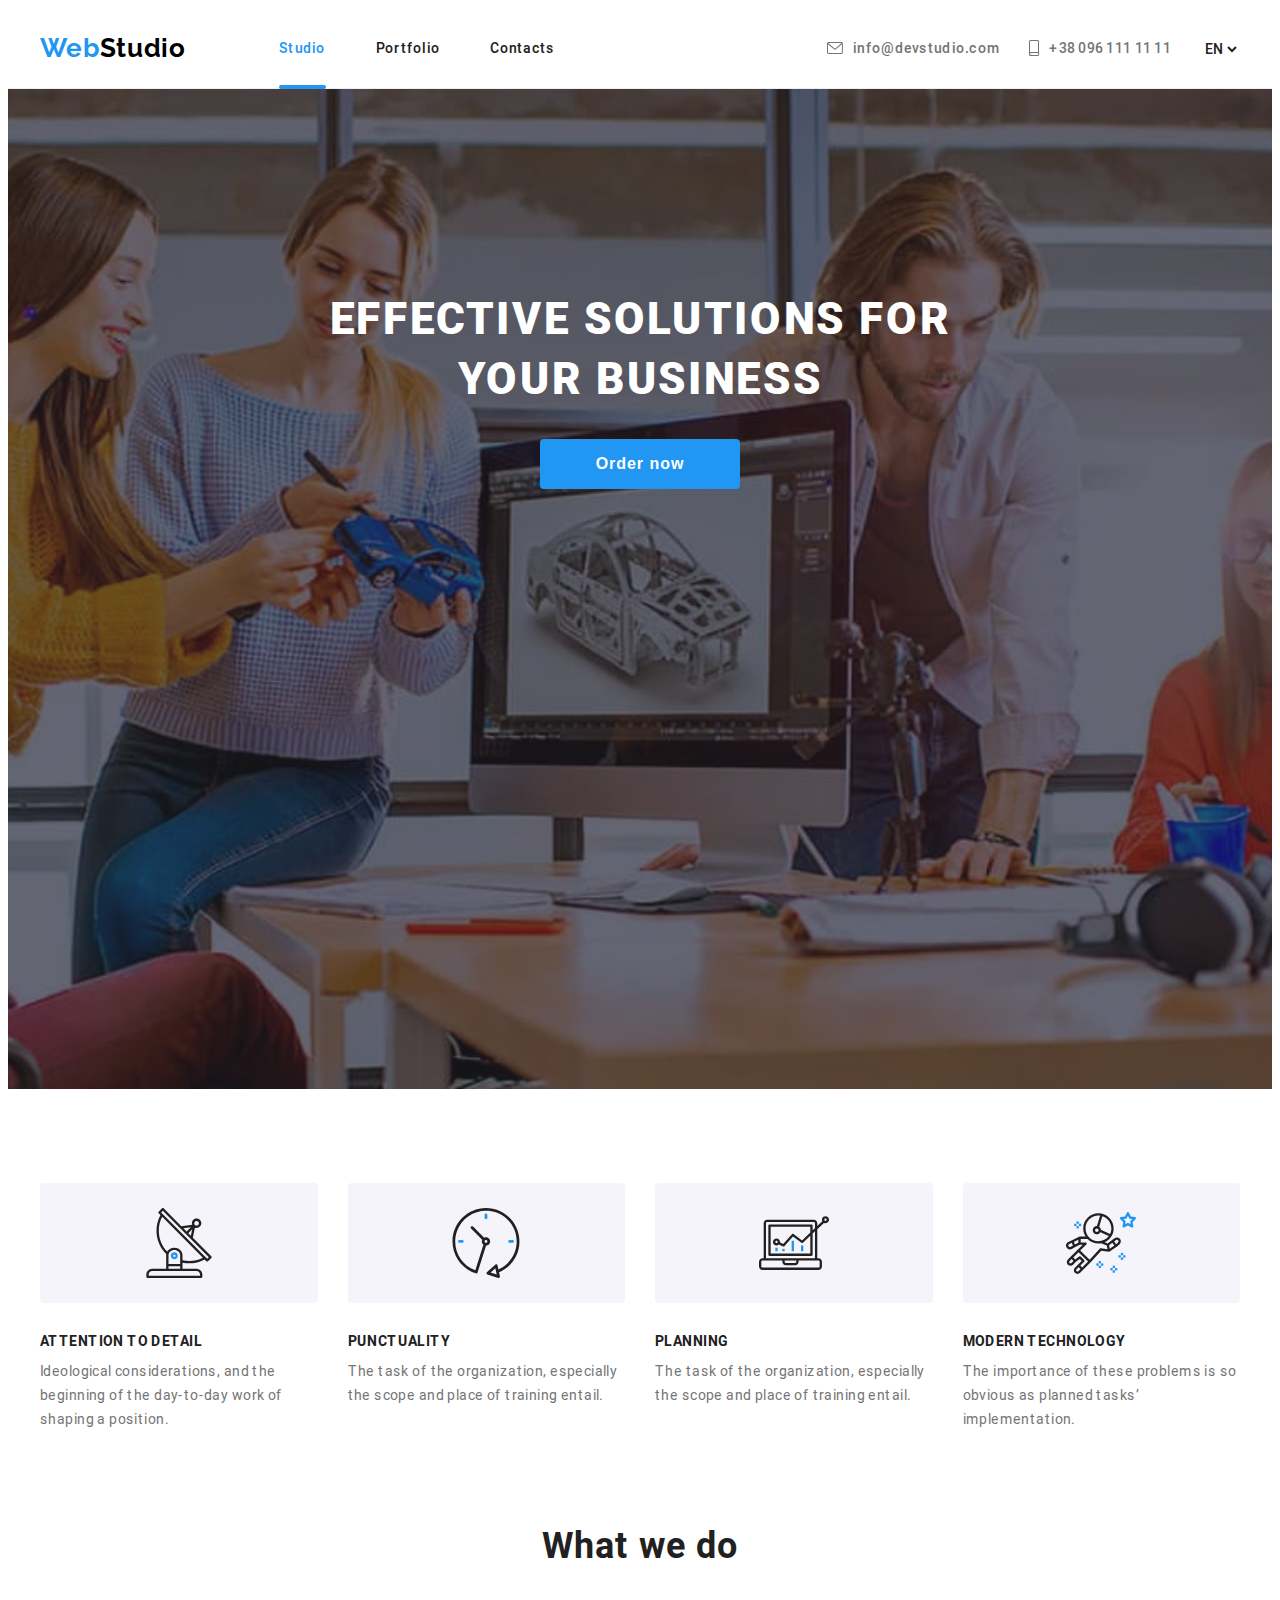
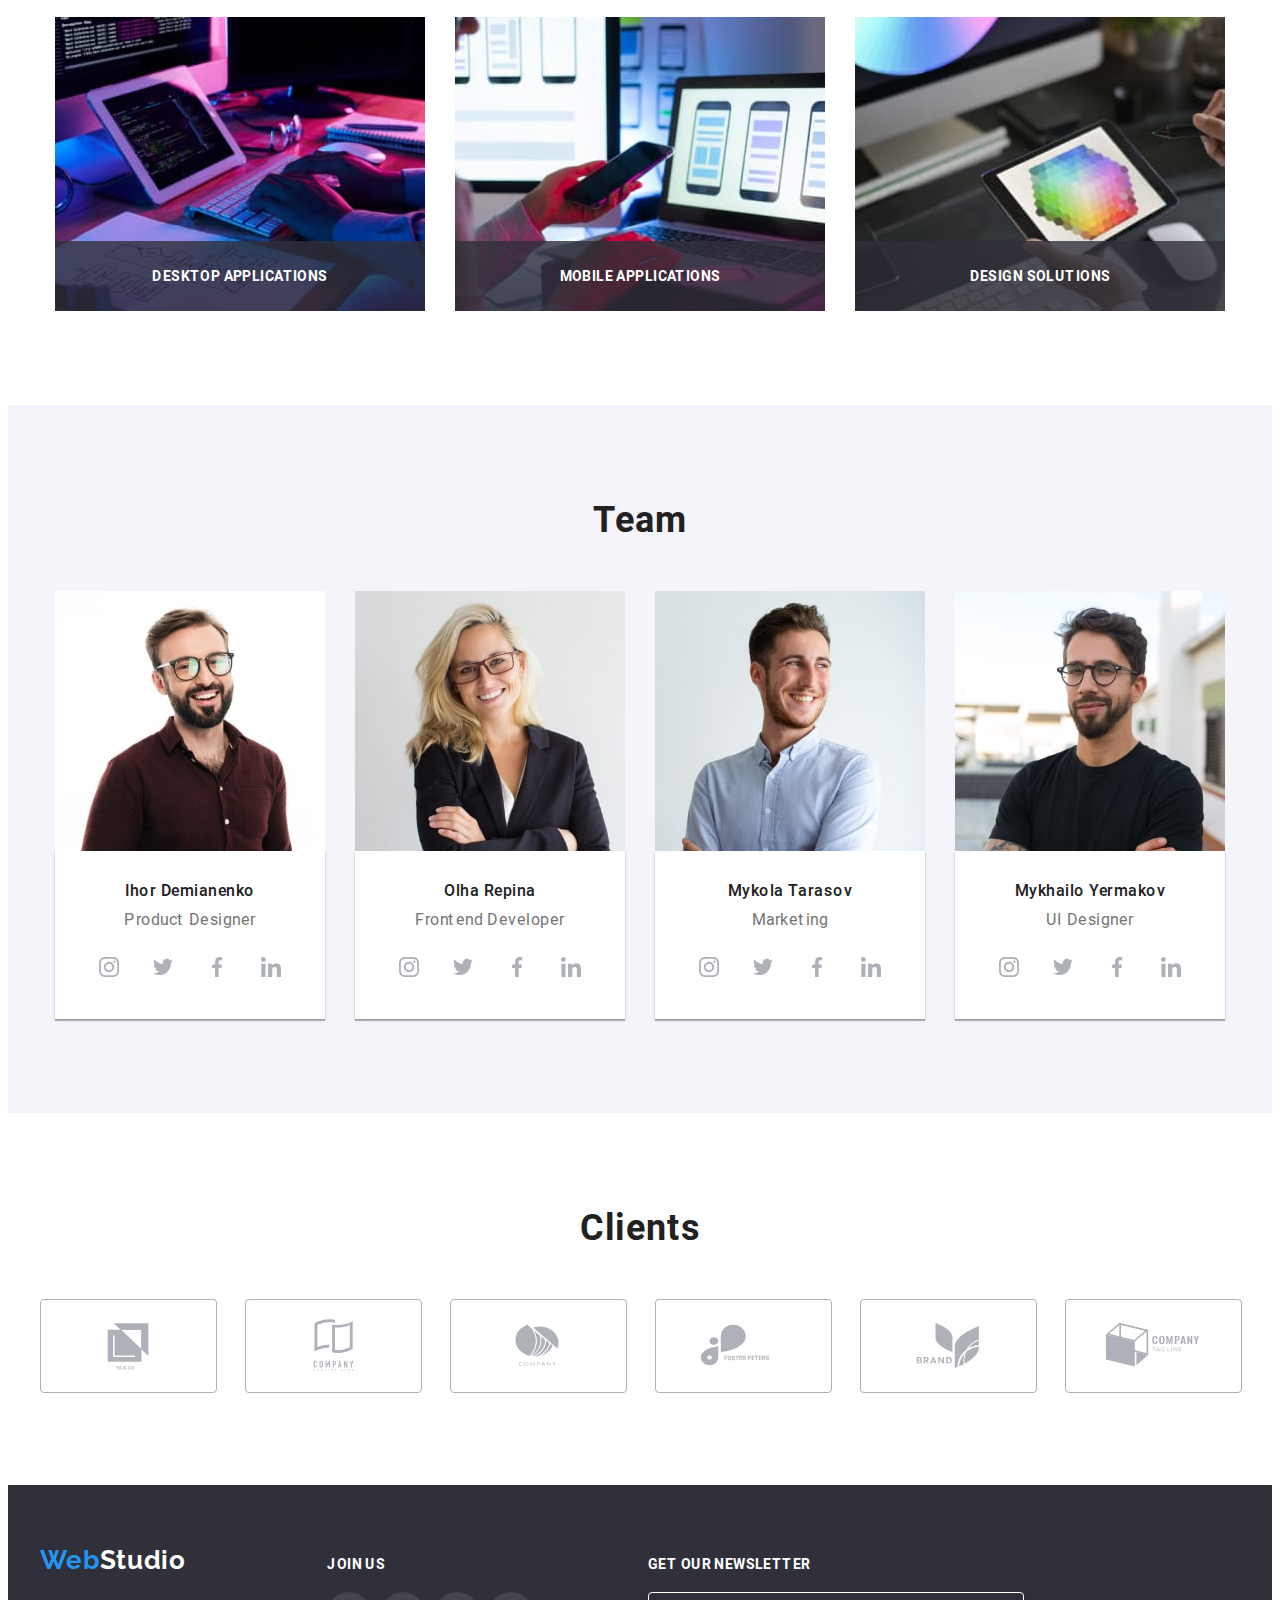
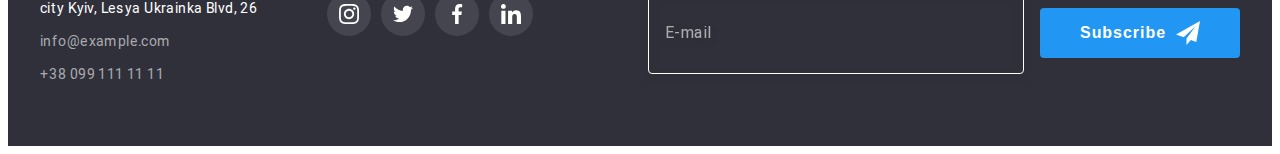
<file: index.html>
<!DOCTYPE html>
<html lang="en">
  <head>
    <meta charset="UTF-8" />
    <meta http-equiv="X-UA-Compatible" content="IE=edge" />
    <meta name="viewport" content="width=device-width, initial-scale=1.0" />
    <title>WebStudio</title>
    <link rel="stylesheet" href="./css/fonts.css" />
    <link rel="preconnect" href="https://fonts.gstatic.com" crossorigin />
    <link
      href="https://fonts.googleapis.com/css2?family=Oleo+Script&family=Raleway:wght@700&family=Roboto:wght@400;500;700;900&display=swap"
      rel="stylesheet"
    />
    <link
      rel="stylesheet"
      href="https://cdnjs.cloudflare.com/ajax/libs/modern-normalize/1.1.0/modern-normalize.min.css"
      integrity="sha512-wpPYUAdjBVSE4KJnH1VR1HeZfpl1ub8YT/NKx4PuQ5NmX2tKuGu6U/JRp5y+Y8XG2tV+wKQpNHVUX03MfMFn9Q=="
      crossorigin="anonymous"
      referrerpolicy="no-referrer"
    />
    <link rel="stylesheet" href="./css/main.min.css" />
  </head>

  <body>
    <!--Шапка сайта-->
    <header class="header">
      <div class="header__container container">
        <nav class="nav">
          <a href="./index.html" class="logo nav__logo link">
            Web<span class="nav__logo nav__logo--dark">Studio</span></a
          >
          <ul class="menu list">
            <li class="menu__item">
              <a href="#studio" class="menu__link menu__link--current link lng-studio">Studio</a>
            </li>
            <li class="menu__item">
              <a href="./portfolio.html" class="menu__link link lng-portfolio">Portfolio</a>
            </li>
            <li class="menu__item">
              <a href="#contacts" class="menu__link link lng-contacts">Contacts</a>
            </li>
          </ul>
        </nav>
        <div class="connect">
          <ul class="connect__list list">
            <li class="connect__item">
              <a href="mailto:info@devstudio.com" class="connect__link connect__link--email link">
                <svg class="connect__icons" width="16" height="12">
                  <use href="./images/icons.svg#icon-envelope"></use>
                </svg>
                info@devstudio.com
              </a>
            </li>
            <li class="connect__item">
              <a href="tel:+380961111111" class="connect__link connect__link--tel link">
                <svg class="connect__icons" width="10" height="16">
                  <use href="./images/icons.svg#icon-smartphone"></use>
                </svg>
                +38 096 111 11 11
              </a>
            </li>
          </ul>
        </div>
        <div class="change">
          <select class="change__lang">
            <option value="en">EN</option>
            <option value="ua">UA</option>
          </select>
        </div>
        <button type="button" class="button-menu button-menu__icon--open">
          <svg width="40" height="40" aria-label="Переключатель мобильного меню">
            <use class="button-menu__icon" href="./images/icons.svg#icon-menu"></use>
          </svg>
        </button>

        <div class="mob-menu is-hidden">
          <div class="mob-menu__container">
            <div class="mob-menu__up">
              <button type="button" class="button-menu__icon button-menu__icon--close">
                <svg width="40" height="40" aria-label="Переключатель мобильного меню">
                  <use class="button-menu__icon" href="./images/icons.svg#icon-close"></use>
                </svg>
              </button>
              <nav class="mob-menu__nav">
                <ul class="mob-menu__list list">
                  <li class="mob-menu__item">
                    <a href="#studio" class="mob-menu__link--current mob-menu__link link lng-studio"
                      >Studio</a
                    >
                  </li>
                  <li class="mob-menu__item">
                    <a href="./portfolio.html" class="mob-menu__link link lng-portfolio"
                      >Portfolio</a
                    >
                  </li>
                  <li class="mob-menu__item">
                    <a href="#contacts" class="mob-menu__link link lng-contacts">Contacts</a>
                  </li>
                </ul>
              </nav>
            </div>
            <div class="mob-menu__down">
              <ul class="mob-menu__connect list">
                <li class="mob-menu__connect-item">
                  <a href="tel:+380961111111" class="mob-menu__tel link"> +38 096 111 11 11 </a>
                </li>
                <li class="mob-menu__connect-item">
                  <a href="mailto:info@devstudio.com" class="mob-menu__email link">
                    info@devstudio.com
                  </a>
                </li>
              </ul>
              <ul class="mob-menu__soc list">
                <li class="mob-menu__soc-item">
                  <a href="https://www.instagram.com/" class="mob-menu__soc-link link">
                    Instagram
                  </a>
                </li>
                <li class="mob-menu__soc-item">
                  <a href="https://www.twitter.com/" class="mob-menu__soc-link link"> Twitter </a>
                </li>
                <li class="mob-menu__soc-item">
                  <a href="https://www.facebook.com/" class="mob-menu__soc-link link"> Facebook </a>
                </li>
                <li class="mob-menu__soc-item">
                  <a href="https://www.linkedin.com/" class="mob-menu__soc-link link"> LinkedIn </a>
                </li>
              </ul>
            </div>
          </div>
        </div>
      </div>
    </header>
    <!--Главная страница-->
    <main>
      <!--Предложение-->
      <section class="hero">
        <div class="hero__container container">
          <h1 class="hero__title lng-title">Effective solutions for your business</h1>
          <button type="button" class="button lng-btn" data-modal-open>Order now</button>
        </div>
      </section>

      <!--Наши преимущества-->
      <section id="studio" class="benefits section">
        <div class="benefits_container container">
          <h2 hidden class="visually-hidden">Benefits</h2>

          <ul class="benefits__list list">
            <li class="benefits__item">
              <div class="benefits__icons">
                <svg class="benefits__icon" width="70" height="70">
                  <use href="./images/icons.svg#icon-benefits-antenna"></use>
                </svg>
              </div>
              <h3 class="benefits__title lng-benefits__title_1">Attention to detail</h3>
              <p class="benefits__text lng-benefits__text_1">
                Ideological considerations, and the beginning of the day-to-day work of shaping a
                position.
              </p>
            </li>

            <li class="benefits__item">
              <div class="benefits__icons">
                <svg class="benefits__icon" width="70" height="70">
                  <use href="./images/icons.svg#icon-benefits-clock"></use>
                </svg>
              </div>
              <h3 class="benefits__title lng-benefits__title_2">Punctuality</h3>
              <p class="benefits__text lng-benefits__text_2">
                The task of the organization, especially the scope and place of training entail.
              </p>
            </li>

            <li class="benefits__item">
              <div class="benefits__icons">
                <svg class="benefits__icon" width="70" height="70">
                  <use href="./images/icons.svg#icon-benefits-diagram"></use>
                </svg>
              </div>
              <h3 class="benefits__title lng-benefits__title_3">Planning</h3>
              <p class="benefits__text lng-benefits__text_3">
                Likewise, the consultation with a wide range of assets is very much conditional.
              </p>
            </li>

            <li class="benefits__item">
              <div class="benefits__icons">
                <svg class="benefits__icon" width="70" height="70">
                  <use href="./images/icons.svg#icon-benefits-astronaut"></use>
                </svg>
              </div>
              <h3 class="benefits__title lng-benefits__title_4">Modern technology</h3>
              <p class="benefits__text lng-benefits__text_4">
                The importance of these problems is so obvious as planned tasks’ implementation.
              </p>
            </li>
          </ul>
        </div>
      </section>

      <!--Чем мы занимаемся-->
      <section id="portfolio" class="services section">
        <div class="services__container container">
          <h2 class="services__title title lng-servies__title">What we do</h2>
          <ul class="services__list list">
            <li class="services__item">
              <div class="services__thumb">
                <img
                  src="./images/services/services-1-desktop.jpg"
                  alt="Вёрстка веб-страниц"
                  srcset="
                    ./images/services/services-1-desktop.jpg    1x,
                    ./images/services/services-1-desktop@2x.jpg 2x
                  "
                  width="370"
                />
                <p class="services__lable lng-servies__lable_1">Desktop applications</p>
              </div>
            </li>

            <li class="services__item">
              <div class="services__thumb">
                <img
                  src="./images/services/services-2-desktop.jpg"
                  alt="Создание адаптивов"
                  srcset="
                    ./images/services/services-2-desktop.jpg    1x,
                    ./images/services/services-2-desktop@2x.jpg 2x
                  "
                  width="370"
                />
                <p class="services__lable lng-servies__lable_2">Mobile applications</p>
              </div>
            </li>

            <li class="services__item">
              <div class="services__thumb">
                <img
                  src="./images/services/services-3-desktop.jpg"
                  alt="Дизайн приложений"
                  srcset="
                    ./images/services/services-3-desktop.jpg    1x,
                    ./images/services/services-3-desktop@2x.jpg 2x
                  "
                  width="370"
                />
                <p class="services__lable lng-servies__lable_3">Design solutions</p>
              </div>
            </li>
          </ul>
        </div>
      </section>

      <!--Наша команда-->
      <section class="team section">
        <div class="team__container container">
          <h2 class="title team__title lng-team__title">Team</h2>
          <ul class="team__list list">
            <li class="team__items">
              <picture>
                <source
                  media="(min-width:1200px)"
                  srcset="
                    ./images/team/team-1-desktop.jpg    1x,
                    ./images/team/team-1-desktop@2x.jpg 2x
                  "
                  type="image/jpeg"
                />
                <source
                  media="(min-width:768px)"
                  srcset="./images/team/team-1-tablet.jpg 1x, ./images/team/team-1-tablet@2x.jpg 2x"
                  type="image/jpeg"
                />
                <source
                  media="(max-width:767px)"
                  srcset="./images/team/team-1-mobile.jpg 1x, ./images/team/team-1-mobile@2x.jpg 2x"
                  type="image/jpeg"
                />
                <img src="./images/team/team-1-mobile.jpg" alt="Product Designer" width="450" />
              </picture>

              <div class="team__content">
                <h3 class="team__member lng-team__member_1">Ihor Demianenko</h3>
                <p lang="en" class="team__item">Product Designer</p>
                <ul class="soc-media list">
                  <li class="soc-media__item">
                    <a href="" class="soc-media__link link">
                      <svg class="soc-media__icon" width="20" height="20">
                        <use href="./images/icons.svg#icon-instagram"></use>
                      </svg>
                    </a>
                  </li>
                  <li class="soc-media__item">
                    <a href="" class="soc-media__link link">
                      <svg class="soc-media__icon" width="20" height="20">
                        <use href="./images/icons.svg#icon-twitter"></use>
                      </svg>
                    </a>
                  </li>
                  <li class="soc-media__item">
                    <a href="" class="soc-media__link link">
                      <svg class="soc-media__icon" width="20" height="20">
                        <use href="./images/icons.svg#icon-facebook"></use>
                      </svg>
                    </a>
                  </li>
                  <li class="soc-media__item">
                    <a href="" class="soc-media__link link">
                      <svg class="soc-media__icon" width="20" height="20">
                        <use href="./images/icons.svg#icon-linkedin"></use>
                      </svg>
                    </a>
                  </li>
                </ul>
              </div>
            </li>

            <li class="team__items">
              <picture>
                <source
                  media="(min-width:1200px)"
                  srcset="
                    ./images/team/team-2-desktop.jpg    1x,
                    ./images/team/team-2-desktop@2x.jpg 2x
                  "
                  type="image/jpeg"
                />
                <source
                  media="(min-width:768px)"
                  srcset="./images/team/team-2-tablet.jpg 1x, ./images/team/team-2-tablet@2x.jpg 2x"
                  type="image/jpeg"
                />
                <source
                  media="(max-width:767px)"
                  srcset="./images/team/team-2-mobile.jpg 1x, ./images/team/team-2-mobile@2x.jpg 2x"
                  type="image/jpeg"
                />
                <img src="./images/team/team-2-mobile.jpg" alt="Frontend Developer" width="450" />
              </picture>

              <div class="team__content">
                <h3 class="team__member lng-team__member_2">Olha Repina</h3>
                <p lang="en" class="team__item">Frontend Developer</p>
                <ul class="soc-media list">
                  <li class="soc-media__item">
                    <a href="" class="soc-media__link link">
                      <svg class="soc-media__icon" width="20" height="20">
                        <use href="./images/icons.svg#icon-instagram"></use>
                      </svg>
                    </a>
                  </li>
                  <li class="soc-media__item">
                    <a href="" class="soc-media__link link">
                      <svg class="soc-media__icon" width="20" height="20">
                        <use href="./images/icons.svg#icon-twitter"></use>
                      </svg>
                    </a>
                  </li>
                  <li class="soc-media__item">
                    <a href="" class="soc-media__link link">
                      <svg class="soc-media__icon" width="20" height="20">
                        <use href="./images/icons.svg#icon-facebook"></use>
                      </svg>
                    </a>
                  </li>
                  <li class="soc-media__item">
                    <a href="" class="soc-media__link link">
                      <svg class="soc-media__icon" width="20" height="20">
                        <use href="./images/icons.svg#icon-linkedin"></use>
                      </svg>
                    </a>
                  </li>
                </ul>
              </div>
            </li>

            <li class="team__items">
              <picture>
                <source
                  media="(min-width:1200px)"
                  srcset="
                    ./images/team/team-3-desktop.jpg    1x,
                    ./images/team/team-3-desktop@2x.jpg 2x
                  "
                  type="image/jpeg"
                />
                <source
                  media="(min-width:768px)"
                  srcset="./images/team/team-3-tablet.jpg 1x, ./images/team/team-3-tablet@2x.jpg 2x"
                  type="image/jpeg"
                />
                <source
                  media="(max-width:767px)"
                  srcset="./images/team/team-3-mobile.jpg 1x, ./images/team/team-3-mobile@2x.jpg 2x"
                  type="image/jpeg"
                />
                <img src="./images/team/team-3-mobile.jpg" alt="Marketing" width="450" />
              </picture>

              <div class="team__content">
                <h3 class="team__member lng-team__member_3">Mykola Tarasov</h3>
                <p lang="en" class="team__item">Marketing</p>
                <ul class="soc-media list">
                  <li class="soc-media__item">
                    <a href="" class="soc-media__link link">
                      <svg class="soc-media__icon" width="20" height="20">
                        <use href="./images/icons.svg#icon-instagram"></use>
                      </svg>
                    </a>
                  </li>
                  <li class="soc-media__item">
                    <a href="" class="soc-media__link link">
                      <svg class="soc-media__icon" width="20" height="20">
                        <use href="./images/icons.svg#icon-twitter"></use>
                      </svg>
                    </a>
                  </li>
                  <li class="soc-media__item">
                    <a href="" class="soc-media__link link">
                      <svg class="soc-media__icon" width="20" height="20">
                        <use href="./images/icons.svg#icon-facebook"></use>
                      </svg>
                    </a>
                  </li>
                  <li class="soc-media__item">
                    <a href="" class="soc-media__link link">
                      <svg class="soc-media__icon" width="20" height="20">
                        <use href="./images/icons.svg#icon-linkedin"></use>
                      </svg>
                    </a>
                  </li>
                </ul>
              </div>
            </li>

            <li class="team__items">
              <picture>
                <source
                  media="(min-width:1200px)"
                  srcset="
                    ./images/team/team-4-desktop.jpg    1x,
                    ./images/team/team-4-desktop@2x.jpg 2x
                  "
                  type="image/jpeg"
                />
                <source
                  media="(min-width:768px)"
                  srcset="./images/team/team-4-tablet.jpg 1x, ./images/team/team-4-tablet@2x.jpg 2x"
                  type="image/jpeg"
                />
                <source
                  media="(max-width:767px)"
                  srcset="./images/team/team-4-mobile.jpg 1x, ./images/team/team-4-mobile@2x.jpg 2x"
                  type="image/jpeg"
                />
                <img src="./images/team/team-4-mobile.jpg" alt="UI Designer" width="450" />
              </picture>

              <div class="team__content">
                <h3 class="team__member lng-team__member_4">Mykhailo Yermakov</h3>
                <p lang="en" class="team__item">UI Designer</p>
                <ul class="soc-media list">
                  <li class="soc-media__item">
                    <a href="" class="soc-media__link link">
                      <svg class="soc-media__icon" width="20" height="20">
                        <use href="./images/icons.svg#icon-instagram"></use>
                      </svg>
                    </a>
                  </li>
                  <li class="soc-media__item">
                    <a href="" class="soc-media__link link">
                      <svg class="soc-media__icon" width="20" height="20">
                        <use href="./images/icons.svg#icon-twitter"></use>
                      </svg>
                    </a>
                  </li>
                  <li class="soc-media__item">
                    <a href="" class="soc-media__link link">
                      <svg class="soc-media__icon" width="20" height="20">
                        <use href="./images/icons.svg#icon-facebook"></use>
                      </svg>
                    </a>
                  </li>
                  <li class="soc-media__item">
                    <a href="" class="soc-media__link link">
                      <svg class="soc-media__icon" width="20" height="20">
                        <use href="./images/icons.svg#icon-linkedin"></use>
                      </svg>
                    </a>
                  </li>
                </ul>
              </div>
            </li>
          </ul>
        </div>
      </section>
    </main>

    <!--Постоянные клиенты-->
    <section class="clients section">
      <div class="clients__container container">
        <h2 class="clients__title title lng-clients__title">Clients</h2>
        <ul class="clients__list list">
          <li class="clients__item">
            <a href="" class="clients__link link">
              <svg class="clients__icon" width="106" height="60">
                <use href="./images/icons.svg#icon-clients-1"></use>
              </svg>
            </a>
          </li>
          <li class="clients__item">
            <a href="" class="clients__link link">
              <svg class="clients__icon" width="106" height="60">
                <use href="./images/icons.svg#icon-clients-2"></use>
              </svg>
            </a>
          </li>
          <li class="clients__item">
            <a href="" class="clients__link link">
              <svg class="clients__icon" width="106" height="60">
                <use href="./images/icons.svg#icon-clients-3"></use>
              </svg>
            </a>
          </li>
          <li class="clients__item">
            <a href="" class="clients__link link">
              <svg class="clients__icon" width="106" height="60">
                <use href="./images/icons.svg#icon-clients-4"></use>
              </svg>
            </a>
          </li>
          <li class="clients__item">
            <a href="" class="clients__link link">
              <svg class="clients__icon" width="106" height="60">
                <use href="./images/icons.svg#icon-clients-5"></use>
              </svg>
            </a>
          </li>
          <li class="clients__item">
            <a href="" class="clients__link link">
              <svg class="clients__icon" width="106" height="60">
                <use href="./images/icons.svg#icon-clients-6"></use>
              </svg>
            </a>
          </li>
        </ul>
      </div>
    </section>

    <!--Подвал сайта-->
    <footer class="footer">
      <div class="container footer__container">
        <div class="footer__wrap">
          <div class="footer__contacts">
            <a href="./index.html" class="logo footer__logo link"
              >Web<span class="nav__logo--light">Studio</span></a
            >

            <address id="contacts" class="connect connect-footer">
              <ul class="connect__list connect__list--footer list">
                <li class="connect__item connect__item--footer">
                  <a href="" class="connect__address link lng-connect__address"
                    >city Kyiv, Lesya Ukrainka Blvd, 26</a
                  >
                </li>
                <li class="connect__item connect__item--footer">
                  <a href="mailto:info@example.com" class="connect__link connect__link--footer link"
                    >info@example.com</a
                  >
                </li>
                <li class="connect__item connect__item--footer">
                  <a href="tel:+380991111111" class="connect__link connect__link--footer link"
                    >+38 099 111 11 11</a
                  >
                </li>
              </ul>
            </address>
          </div>

          <div class="footer__soc-media">
            <p class="footer__text lng-footer__text">
              <strong>Join us</strong>
            </p>
            <ul class="soc-media list">
              <li class="soc-media__item">
                <a href="" class="soc-media__link soc-media__link--transparent link">
                  <svg class="soc-media__icon" width="20" height="20">
                    <use href="./images/icons.svg#icon-instagram"></use>
                  </svg>
                </a>
              </li>
              <li class="soc-media__item">
                <a href="" class="soc-media__link soc-media__link--transparent link">
                  <svg class="soc-media__icon" width="20" height="20">
                    <use href="./images/icons.svg#icon-twitter"></use>
                  </svg>
                </a>
              </li>
              <li class="soc-media__item">
                <a href="" class="soc-media__link soc-media__link--transparent link">
                  <svg class="soc-media__icon" width="20" height="20">
                    <use href="./images/icons.svg#icon-facebook"></use>
                  </svg>
                </a>
              </li>
              <li class="soc-media__item">
                <a href="" class="soc-media__link soc-media__link--transparent link">
                  <svg class="soc-media__icon" width="20" height="20">
                    <use href="./images/icons.svg#icon-linkedin"></use>
                  </svg>
                </a>
              </li>
            </ul>
          </div>
        </div>

        <div class="footer__subscribe">
          <p class="footer__text lng-footer__subscribe"><strong>Get our newsletter</strong></p>
          <form class="form">
            <label for="subscribe-email" class="form__label form__label--footer"></label>
            <input
              type="email"
              placeholder="E-mail"
              name="subscribe-email"
              class="form__input form__input--footer"
              required
              id="subscribe-email"
            />
            <button type="submit" class="button button-icon">
              <span class="lng-btn__icon">Subscribe</span>
              <svg class="button__icon button__icon--end" width="24" height="24">
                <use href="./images/icons.svg#icon-send"></use>
              </svg>
            </button>
          </form>
        </div>
      </div>
    </footer>

    <div class="backdrop is-hidden" data-modal>
      <div class="modal">
        <button type="button" class="button-close" data-modal-close>
          <svg class="modal-close-icon" width="18" height="18">
            <use href="./images/icons.svg#icon-close"></use>
          </svg>
        </button>
        <p class="modal__title">
          <strong class="lng-modal__title"
            >Leave your phone number and we will call you back</strong
          >
        </p>
        <form class="form">
          <div class="form__wrap form__wrap--information">
            <label class="form__label lng-form__name" for="user-name">Name</label>
            <input type="text" name="user-name" class="form__input" required id="user-name" />
            <svg class="form__icon" width="18" height="18">
              <use href="./images/icons.svg#icon-person"></use>
            </svg>
          </div>
          <div class="form__wrap form__wrap--information">
            <label class="form__label lng-form__phone" for="user-tel">Phone number</label>
            <input
              type="tel"
              name="user-tel"
              class="form__input"
              required
              minlength="10"
              id="user-tel"
            />
            <svg class="form__icon" width="18" height="18">
              <use href="./images/icons.svg#icon-phone"></use>
            </svg>
          </div>
          <div class="form__wrap form__wrap--information">
            <label class="form__label lng-form__email" for="user-email">E-mail</label>
            <input type="email" name="user-email" class="form__input" required id="user-email" />
            <svg class="form__icon" width="18" height="18">
              <use href="./images/icons.svg#icon-email"></use>
            </svg>
          </div>
          <div class="form__wrap form__wrap--comment">
            <label class="form__label lng-form__comment" for="modal-text">Comment</label>
            <textarea
              name="modal-text"
              id="modal-text"
              class="form__text-area"
              placeholder="Please leave your comment or question in this field"
              rows="6"
            ></textarea>
          </div>
          <div class="privacy privacy-wrap">
            <input
              type="checkbox"
              name="privacy"
              id="privacy"
              class="privacy__input visually-hidden"
            />
            <label for="privacy" class="privacy__label">
              <span class="privacy__icon">
                <svg class="privacy__icon-check" width="11" height="8">
                  <use href="./images/icons.svg#icon-verified"></use>
                </svg>
              </span>
              <span class="lng-privacy">I agree to receive the newsletter and to &nbsp;</span>
              <a href="" class="privacy__label privacy__label--link lng-privacy__link"
                >Terms of service</a
              >
            </label>
          </div>
          <button type="submit" class="button button-modal lng-btn__modal" data-modal="">
            Submit
          </button>
        </form>
      </div>
    </div>

    <!-- <script src="https://unpkg.com/aos@2.3.1/dist/aos.js"></script>
    <script>
      AOS.init();
    </script> -->
    <script type="module" src="./js/modal.js"></script>
    <script type="module" src="./js/menu.js"></script>
    <script type="module" src="./js/change-lng.js"></script>
  </body>
</html>
</file>
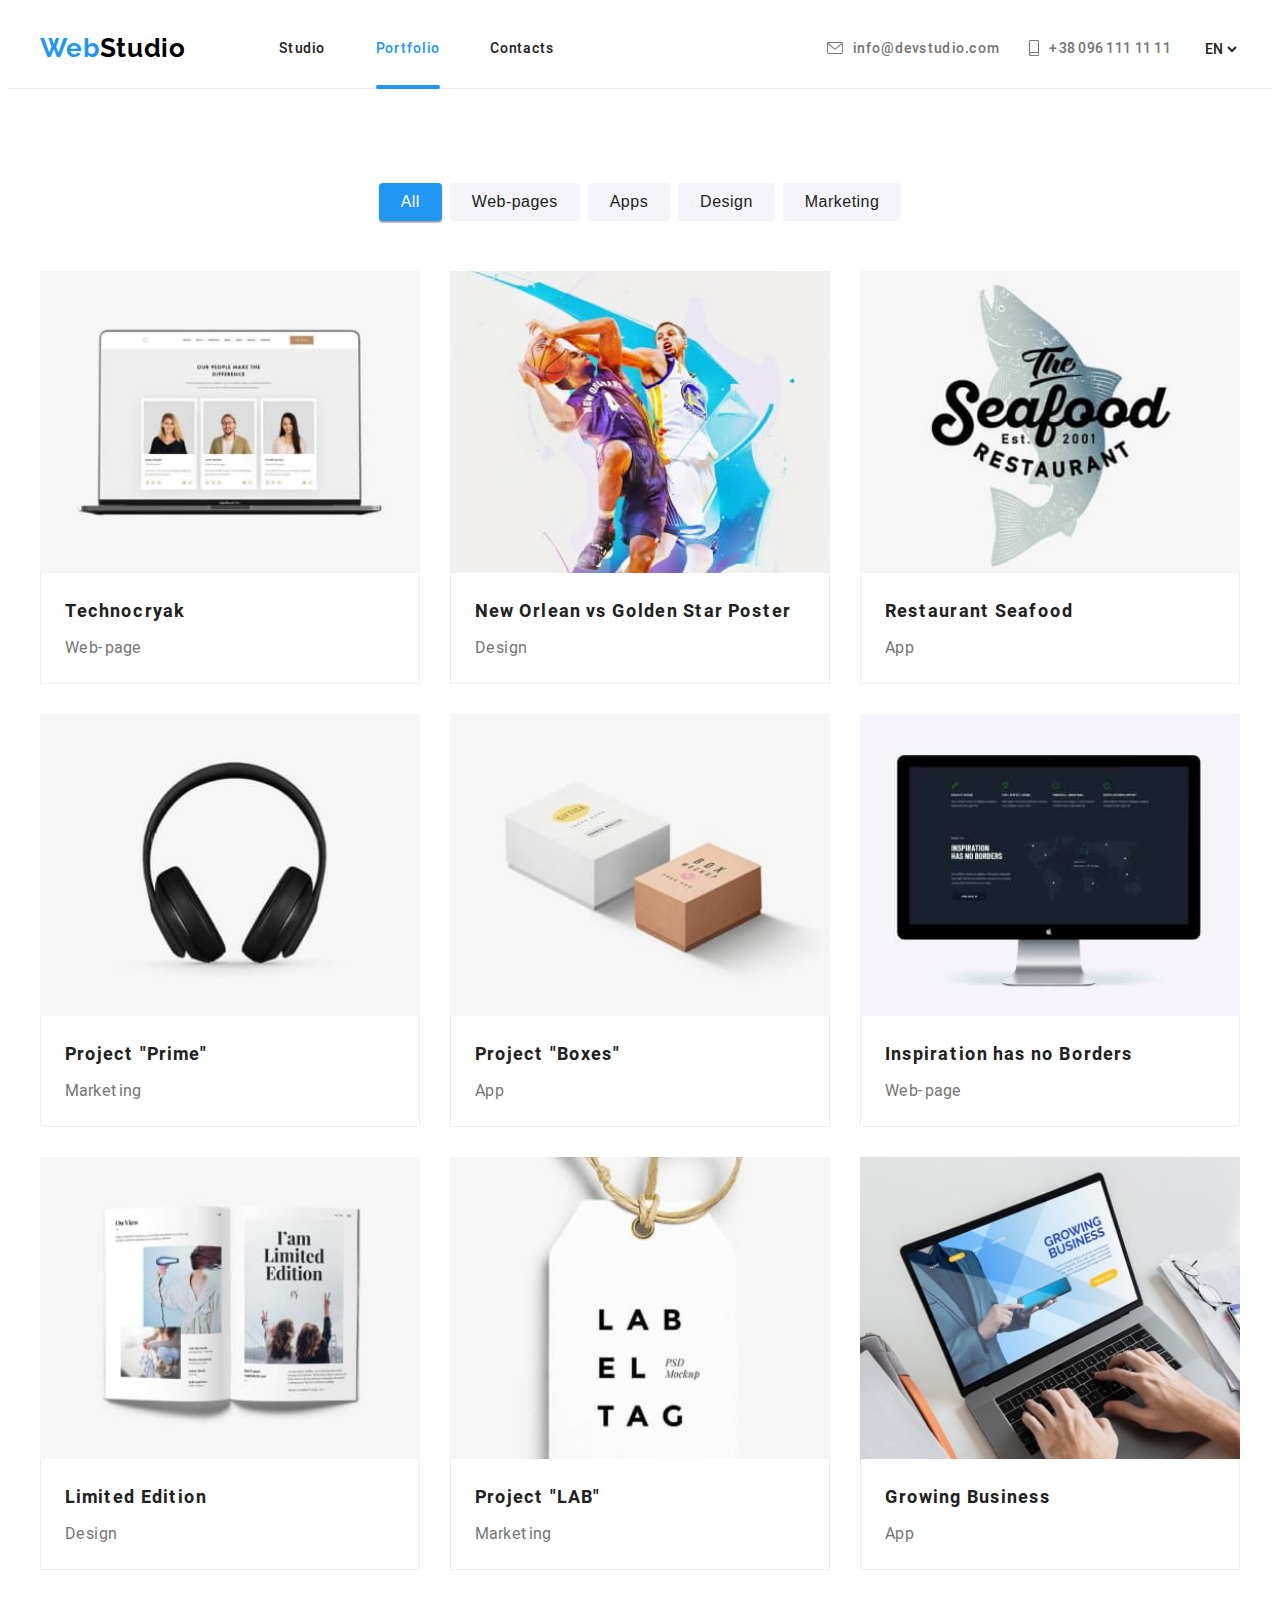
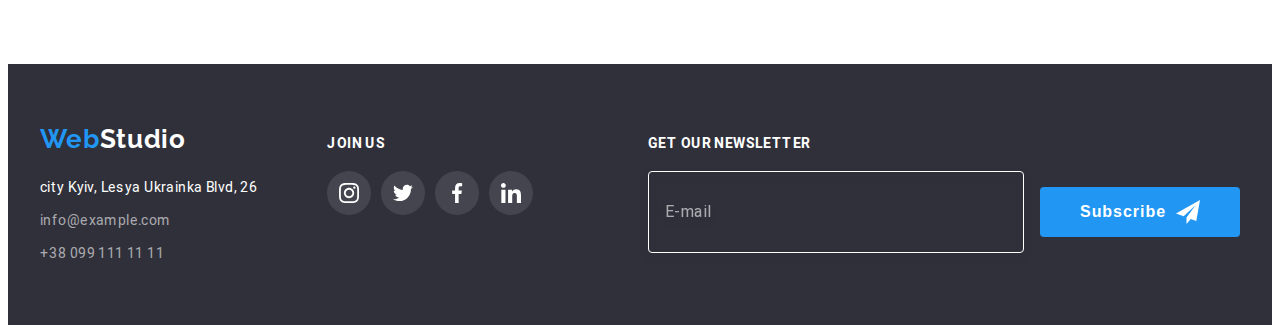
<file: portfolio.html>
<!DOCTYPE html>
<html lang="ru">
  <head>
    <meta charset="UTF-8" />
    <meta http-equiv="X-UA-Compatible" content="IE=edge" />
    <meta name="viewport" content="width=device-width, initial-scale=1.0" />
    <title>Портфолио</title>
    <link rel="stylesheet" href="./css/fonts.css" />
    <link
      rel="stylesheet"
      href="https://cdnjs.cloudflare.com/ajax/libs/modern-normalize/1.1.0/modern-normalize.min.css"
      integrity="sha512-wpPYUAdjBVSE4KJnH1VR1HeZfpl1ub8YT/NKx4PuQ5NmX2tKuGu6U/JRp5y+Y8XG2tV+wKQpNHVUX03MfMFn9Q=="
      crossorigin="anonymous"
      referrerpolicy="no-referrer"
    />
    <link rel="stylesheet" href="./css/main.min.css" />
  </head>

  <body>
    <!--Шапка сайта-->
    <header class="header">
      <div class="header__container container">
        <nav class="nav">
          <a href="./index.html" class="logo nav__logo link">
            Web<span class="nav__logo nav__logo--dark">Studio</span></a
          >
          <ul class="menu list">
            <li class="menu__item">
              <a href="./index.html" class="menu__link link lng-studio">Studio</a>
            </li>
            <li class="menu__item">
              <a href="./portfolio.html" class="menu__link link lng-portfolio menu__link--current"
                >Portfolio</a
              >
            </li>
            <li class="menu__item">
              <a href="#contacts" class="menu__link link lng-contacts">Contacts</a>
            </li>
          </ul>
        </nav>
        <div class="connect">
          <ul class="connect__list list">
            <li class="connect__item">
              <a href="mailto:info@devstudio.com" class="connect__link connect__link--email link">
                <svg class="connect__icons" width="16" height="12">
                  <use href="./images/icons.svg#icon-envelope"></use>
                </svg>
                info@devstudio.com
              </a>
            </li>
            <li class="connect__item">
              <a href="tel:+380961111111" class="connect__link connect__link--tel link">
                <svg class="connect__icons" width="10" height="16">
                  <use href="./images/icons.svg#icon-smartphone"></use>
                </svg>
                +38 096 111 11 11
              </a>
            </li>
          </ul>
        </div>
        <div class="change">
          <select class="change__lang">
            <option value="en">EN</option>
            <option value="ua">UA</option>
          </select>
        </div>
        <button type="button" class="button-menu button-menu__icon--open">
          <svg width="40" height="40" aria-label="Переключатель мобильного меню">
            <use class="button-menu__icon" href="./images/icons.svg#icon-menu"></use>
          </svg>
        </button>

        <div class="mob-menu is-hidden">
          <div class="mob-menu__container">
            <div class="mob-menu__up">
              <button type="button" class="button-menu__icon button-menu__icon--close">
                <svg width="40" height="40" aria-label="Переключатель мобильного меню">
                  <use class="button-menu__icon" href="./images/icons.svg#icon-close"></use>
                </svg>
              </button>
              <nav class="mob-menu__nav">
                <ul class="mob-menu__list list">
                  <li class="mob-menu__item">
                    <a href="./index.html" class="mob-menu__link link lng-studio">Studio</a>
                  </li>
                  <li class="mob-menu__item">
                    <a
                      href="./portfolio.html"
                      class="mob-menu__link--current mob-menu__link link lng-portfolio"
                      >Portfolio</a
                    >
                  </li>
                  <li class="mob-menu__item">
                    <a href="#contacts" class="mob-menu__link link lng-contacts">Contacts</a>
                  </li>
                </ul>
              </nav>
            </div>
            <div class="mob-menu__down">
              <ul class="mob-menu__connect list">
                <li class="mob-menu__connect-item">
                  <a href="tel:+380961111111" class="mob-menu__tel link"> +38 096 111 11 11 </a>
                </li>
                <li class="mob-menu__connect-item">
                  <a href="mailto:info@devstudio.com" class="mob-menu__email link">
                    info@devstudio.com
                  </a>
                </li>
              </ul>
              <ul class="mob-menu__soc list">
                <li class="mob-menu__soc-item">
                  <a href="https://www.instagram.com/" class="mob-menu__soc-link link">
                    Instagram
                  </a>
                </li>
                <li class="mob-menu__soc-item">
                  <a href="https://www.twitter.com/" class="mob-menu__soc-link link"> Twitter </a>
                </li>
                <li class="mob-menu__soc-item">
                  <a href="https://www.facebook.com/" class="mob-menu__soc-link link"> Facebook </a>
                </li>
                <li class="mob-menu__soc-item">
                  <a href="https://www.linkedin.com/" class="mob-menu__soc-link link"> LinkedIn </a>
                </li>
              </ul>
            </div>
          </div>
        </div>
      </div>
    </header>
    <!--Основная информация-->
    <main>
      <section class="section portfolio">
        <div class="container portfolio__container">
          <h1 hidden class="visually-hidden">WebStudio Portfolio</h1>
          <ul class="buttons buttons-list list">
            <li class="buttons__item">
              <button
                type="button"
                class="buttons__portfolio buttons__portfolio--current lng-all"
                data-filter="all"
              >
                All
              </button>
            </li>
            <li class="buttons__item">
              <button type="button" class="buttons__portfolio lng-webpages" data-filter="webpages">
                Web-pages
              </button>
            </li>
            <li class="buttons__item">
              <button type="button" class="buttons__portfolio lng-apps" data-filter="apps">
                Apps
              </button>
            </li>
            <li class="buttons__item">
              <button type="button" class="buttons__portfolio lng-design" data-filter="design">
                Design
              </button>
            </li>
            <li class="buttons__item">
              <button
                type="button"
                class="buttons__portfolio lng-marketing"
                data-filter="marketing"
              >
                Marketing
              </button>
            </li>
          </ul>

          <ul class="product list">
            <li class="product__item webpages">
              <a href="" class="product__link link">
                <div class="product__thumb">
                  <picture>
                    <source
                      media="(min-width:1200px)"
                      srcset="
                        ./images/portfolio/portfolio-1-desktop.jpg    1x,
                        ./images/portfolio/portfolio-1-desktop@2x.jpg 2x
                      "
                      type="image/jpeg"
                    />
                    <source
                      media="(min-width:768px)"
                      srcset="
                        ./images/portfolio/portfolio-1-tablet.jpg    1x,
                        ./images/portfolio/portfolio-1-tablet@2x.jpg 2x
                      "
                      type="image/jpeg"
                    />
                    <source
                      media="(max-width:767px)"
                      srcset="
                        ./images/portfolio/portfolio-1-mobile.jpg    1x,
                        ./images/portfolio/portfolio-1-mobile@2x.jpg 2x
                      "
                      type="image/jpeg"
                    />

                    <img
                      src="./images/portfolio/portfolio-1-mobile.jpg"
                      alt="Технокряк"
                      width="450"
                    />
                  </picture>
                  <div class="overlay">
                    <p class="overlay__text lng-overlay__text_1">
                      Technocryak is a modern coronavirus distribution platform. Companies use this
                      platform for digital espionage and attacks on competitors' secure servers.
                    </p>
                  </div>
                </div>
                <div class="product__description">
                  <h2 class="product__name lng-product__name_1">Technocryak</h2>
                  <p class="product__category lng-webpages_1">Web-page</p>
                </div>
              </a>
            </li>

            <li class="product__item design">
              <a href="" class="product__link link">
                <div class="product__thumb">
                  <picture>
                    <source
                      media="(min-width:1200px)"
                      srcset="
                        ./images/portfolio/portfolio-2-desktop.jpg    1x,
                        ./images/portfolio/portfolio-2-desktop@2x.jpg 2x
                      "
                      type="image/jpeg"
                    />
                    <source
                      media="(min-width:768px)"
                      srcset="
                        ./images/portfolio/portfolio-2-tablet.jpg    1x,
                        ./images/portfolio/portfolio-2-tablet@2x.jpg 2x
                      "
                      type="image/jpeg"
                    />
                    <source
                      media="(max-width:767px)"
                      srcset="
                        ./images/portfolio/portfolio-2-mobile.jpg    1x,
                        ./images/portfolio/portfolio-2-mobile@2x.jpg 2x
                      "
                      type="image/jpeg"
                    />

                    <img
                      src="./images/portfolio/portfolio-2-mobile.jpg"
                      alt="Постер New Orlean vs Golden Star"
                      width="450"
                    />
                  </picture>
                  <div class="overlay">
                    <p class="overlay__text lng-overlay__text_2">
                      Posters are an incredibly creative form of design. Their goal is to capture
                      and hold the consumer's attention. The 'New Orlean vs Golden Star' poster fits
                      into a modern illustrated style.
                    </p>
                  </div>
                </div>
                <div class="product__description">
                  <h2 class="product__name">
                    <span lang="en"> New Orlean vs Golden Star</span>
                    <span class="lng-product__name_2">Poster</span>
                  </h2>
                  <p class="product__category lng-design_1">Design</p>
                </div>
              </a>
            </li>

            <li class="product__item apps">
              <a href="" class="product__link link">
                <div class="product__thumb">
                  <picture>
                    <source
                      media="(min-width:1200px)"
                      srcset="
                        ./images/portfolio/portfolio-3-desktop.jpg    1x,
                        ./images/portfolio/portfolio-3-desktop@2x.jpg 2x
                      "
                      type="image/jpeg"
                    />
                    <source
                      media="(min-width:768px)"
                      srcset="
                        ./images/portfolio/portfolio-3-tablet.jpg    1x,
                        ./images/portfolio/portfolio-3-tablet@2x.jpg 2x
                      "
                      type="image/jpeg"
                    />
                    <source
                      media="(max-width:767px)"
                      srcset="
                        ./images/portfolio/portfolio-3-mobile.jpg    1x,
                        ./images/portfolio/portfolio-3-mobile@2x.jpg 2x
                      "
                      type="image/jpeg"
                    />

                    <img
                      src="./images/portfolio/portfolio-3-mobile.jpg"
                      alt="Ресторан Seafood"
                      width="450"
                    />
                  </picture>
                  <div class="overlay">
                    <p class="overlay__text lng-overlay__text_3">
                      The key components of the Seafood restaurant application are the possibility
                      of delivery, the most convenient menu for viewing positions and choosing
                      dishes, and ordering in just a few clicks.
                    </p>
                  </div>
                </div>
                <div class="product__description">
                  <h2 class="product__name">
                    <span class="lng-product__name_3">Restaurant</span><span> Seafood</span>
                  </h2>
                  <p class="product__category lng-apps_1">App</p>
                </div>
              </a>
            </li>

            <li class="product__item marketing">
              <a href="" class="product__link link">
                <div class="product__thumb">
                  <picture>
                    <source
                      media="(min-width:1200px)"
                      srcset="
                        ./images/portfolio/portfolio-4-desktop.jpg    1x,
                        ./images/portfolio/portfolio-4-desktop@2x.jpg 2x
                      "
                      type="image/jpeg"
                    />
                    <source
                      media="(min-width:768px)"
                      srcset="
                        ./images/portfolio/portfolio-4-tablet.jpg    1x,
                        ./images/portfolio/portfolio-4-tablet@2x.jpg 2x
                      "
                      type="image/jpeg"
                    />
                    <source
                      media="(max-width:767px)"
                      srcset="
                        ./images/portfolio/portfolio-4-mobile.jpg    1x,
                        ./images/portfolio/portfolio-4-mobile@2x.jpg 2x
                      "
                      type="image/jpeg"
                    />

                    <img
                      src="./images/portfolio/portfolio-4-mobile.jpg"
                      alt="Проект Prime"
                      width="450"
                    />
                  </picture>
                  <div class="overlay">
                    <p class="overlay__text lng-overlay__text_4">
                      The Prime project is a classic systems approach from the tech side combined
                      with the free creative thinking of the design and marketing teams.
                    </p>
                  </div>
                </div>
                <div class="product__description">
                  <h2 class="product__name">
                    <span class="lng-product__name_4">Project</span>
                    <span> "Prime"</span>
                  </h2>
                  <p class="product__category lng-marketing_1">Marketing</p>
                </div>
              </a>
            </li>

            <li class="product__item apps">
              <a href="" class="product__link link">
                <div class="product__thumb">
                  <picture>
                    <source
                      media="(min-width:1200px)"
                      srcset="
                        ./images/portfolio/portfolio-5-desktop.jpg    1x,
                        ./images/portfolio/portfolio-5-desktop@2x.jpg 2x
                      "
                      type="image/jpeg"
                    />
                    <source
                      media="(min-width:768px)"
                      srcset="
                        ./images/portfolio/portfolio-5-tablet.jpg    1x,
                        ./images/portfolio/portfolio-5-tablet@2x.jpg 2x
                      "
                      type="image/jpeg"
                    />
                    <source
                      media="(max-width:767px)"
                      srcset="
                        ./images/portfolio/portfolio-5-mobile.jpg    1x,
                        ./images/portfolio/portfolio-5-mobile@2x.jpg 2x
                      "
                      type="image/jpeg"
                    />

                    <img
                      src="./images/portfolio/portfolio-5-mobile.jpg"
                      alt="Проект Box"
                      width="450"
                    />
                  </picture>
                  <div class="overlay">
                    <p class="overlay__text lng-overlay__text_5">
                      PC Magazine's Editors' Choice Winner: "There are a lot of great file storage
                      and syncing services out there, but Boxes is unbeatable."
                    </p>
                  </div>
                </div>
                <div class="product__description">
                  <h2 class="product__name">
                    <span class="lng-product__name_5">Project</span><span> "Boxes"</span>
                  </h2>
                  <p class="product__category lng-apps_2">App</p>
                </div>
              </a>
            </li>

            <li class="product__item webpages">
              <a href="" class="product__link link">
                <div class="product__thumb">
                  <picture>
                    <source
                      media="(min-width:1200px)"
                      srcset="
                        ./images/portfolio/portfolio-6-desktop.jpg    1x,
                        ./images/portfolio/portfolio-6-desktop@2x.jpg 2x
                      "
                      type="image/jpeg"
                    />
                    <source
                      media="(min-width:768px)"
                      srcset="
                        ./images/portfolio/portfolio-6-tablet.jpg    1x,
                        ./images/portfolio/portfolio-6-tablet@2x.jpg 2x
                      "
                      type="image/jpeg"
                    />
                    <source
                      media="(max-width:767px)"
                      srcset="
                        ./images/portfolio/portfolio-6-mobile.jpg    1x,
                        ./images/portfolio/portfolio-6-mobile@2x.jpg 2x
                      "
                      type="image/jpeg"
                    />

                    <img
                      src="./images/portfolio/portfolio-6-mobile.jpg"
                      alt="Inspiration has no Borders"
                      width="450"
                    />
                  </picture>
                  <div class="overlay">
                    <p class="overlay__text lng-overlay__text_6">
                      The website Inspiration has no Borders is a kind of social network. It is
                      designed for art lovers. Here you can find a lot of ideas not only for
                      Internet projects in particular, but also for corporate style.
                    </p>
                  </div>
                </div>
                <div class="product__description">
                  <h2 class="product__name">Inspiration has no Borders</h2>
                  <p class="product__category lng-webpages_2">Веб-сторінкa</p>
                </div>
              </a>
            </li>

            <li class="product__item design">
              <a href="" class="product__link link">
                <div class="product__thumb">
                  <picture>
                    <source
                      media="(min-width:1200px)"
                      srcset="
                        ./images/portfolio/portfolio-7-desktop.jpg    1x,
                        ./images/portfolio/portfolio-7-desktop@2x.jpg 2x
                      "
                      type="image/jpeg"
                    />
                    <source
                      media="(min-width:768px)"
                      srcset="
                        ./images/portfolio/portfolio-7-tablet.jpg    1x,
                        ./images/portfolio/portfolio-7-tablet@2x.jpg 2x
                      "
                      type="image/jpeg"
                    />
                    <source
                      media="(max-width:767px)"
                      srcset="
                        ./images/portfolio/portfolio-7-mobile.jpg    1x,
                        ./images/portfolio/portfolio-7-mobile@2x.jpg 2x
                      "
                      type="image/jpeg"
                    />

                    <img
                      src="./images/portfolio/portfolio-7-mobile.jpg"
                      alt="Издание Limited Edition"
                      width="450"
                    />
                  </picture>
                  <div class="overlay">
                    <p class="overlay__text lng-overlay__text_7">
                      The professional design allows you to maximally adjust to the preferences and
                      expectations of the target audience and develop product not only beautiful,
                      but also convenient and well-structured.
                    </p>
                  </div>
                </div>
                <div class="product__description">
                  <h2 class="product__name">
                    <span class="lng-product__name_7">Limited Edition</span>
                  </h2>
                  <p class="product__category lng-design_2">Дизайн</p>
                </div>
              </a>
            </li>

            <li class="product__item marketing">
              <a href="" class="product__link link">
                <div class="product__thumb">
                  <picture>
                    <source
                      media="(min-width:1200px)"
                      srcset="
                        ./images/portfolio/portfolio-8-desktop.jpg    1x,
                        ./images/portfolio/portfolio-8-desktop@2x.jpg 2x
                      "
                      type="image/jpeg"
                    />
                    <source
                      media="(min-width:768px)"
                      srcset="
                        ./images/portfolio/portfolio-8-tablet.jpg    1x,
                        ./images/portfolio/portfolio-8-tablet@2x.jpg 2x
                      "
                      type="image/jpeg"
                    />
                    <source
                      media="(max-width:767px)"
                      srcset="
                        ./images/portfolio/portfolio-8-mobile.jpg    1x,
                        ./images/portfolio/portfolio-8-mobile@2x.jpg 2x
                      "
                      type="image/jpeg"
                    />

                    <img
                      src="./images/portfolio/portfolio-8-mobile.jpg"
                      alt="Проект LAB"
                      width="450"
                    />
                  </picture>
                  <div class="overlay">
                    <p class="overlay__text lng-overlay__text_8">
                      The LAB project is constantly guided by a number of principles and standards
                      that distinguish us from competitors and allow us to promote our companies in
                      a quality manner.
                    </p>
                  </div>
                </div>
                <div class="product__description">
                  <h2 class="product__name">
                    <span class="lng-product__name_8">Project</span>
                    <span class="abbr">"LAB"</span>
                  </h2>
                  <p class="product__category lng-marketing_2">Marketing</p>
                </div>
              </a>
            </li>

            <li class="product__item apps">
              <a href="" class="product__link link">
                <div class="product__thumb">
                  <picture>
                    <source
                      media="(min-width:1200px)"
                      srcset="
                        ./images/portfolio/portfolio-9-desktop.jpg    1x,
                        ./images/portfolio/portfolio-9-desktop@2x.jpg 2x
                      "
                      type="image/jpeg"
                    />
                    <source
                      media="(min-width:768px)"
                      srcset="
                        ./images/portfolio/portfolio-9-tablet.jpg    1x,
                        ./images/portfolio/portfolio-9-tablet@2x.jpg 2x
                      "
                      type="image/jpeg"
                    />
                    <source
                      media="(max-width:767px)"
                      srcset="
                        ./images/portfolio/portfolio-9-mobile.jpg    1x,
                        ./images/portfolio/portfolio-9-mobile@2x.jpg 2x
                      "
                      type="image/jpeg"
                    />

                    <img
                      src="./images/portfolio/portfolio-9-mobile.jpg"
                      alt="Growing Business"
                      width="450"
                    />
                  </picture>
                  <div class="overlay">
                    <p class="overlay__text lng-overlay__text_9">
                      Growing Business is a great expense reporting app for your business. The app
                      records your purchases, generates reports and helps you with employee
                      reimbursement.
                    </p>
                  </div>
                </div>
                <div class="product__description">
                  <h2 class="product__name">Growing Business</h2>
                  <p class="product__category lng-apps_3">App</p>
                </div>
              </a>
            </li>
          </ul>
        </div>
      </section>
    </main>

    <!--Подвал сайта-->
    <footer class="footer">
      <div class="container footer__container">
        <div class="footer__wrap">
          <div class="footer__contacts">
            <a href="./index.html" class="logo footer__logo link"
              >Web<span class="nav__logo--light">Studio</span></a
            >

            <address id="contacts" class="connect connect-footer">
              <ul class="connect__list connect__list--footer list">
                <li class="connect__item connect__item--footer">
                  <a href="" class="connect__address link lng-connect__address"
                    >city Kyiv, Lesya Ukrainka Blvd, 26</a
                  >
                </li>
                <li class="connect__item connect__item--footer">
                  <a href="mailto:info@example.com" class="connect__link connect__link--footer link"
                    >info@example.com</a
                  >
                </li>
                <li class="connect__item connect__item--footer">
                  <a href="tel:+380991111111" class="connect__link connect__link--footer link"
                    >+38 099 111 11 11</a
                  >
                </li>
              </ul>
            </address>
          </div>

          <div class="footer__soc-media">
            <p class="footer__text lng-footer__text">
              <strong>Join us</strong>
            </p>
            <ul class="soc-media list">
              <li class="soc-media__item">
                <a href="" class="soc-media__link soc-media__link--transparent link">
                  <svg class="soc-media__icon" width="20" height="20">
                    <use href="./images/icons.svg#icon-instagram"></use>
                  </svg>
                </a>
              </li>
              <li class="soc-media__item">
                <a href="" class="soc-media__link soc-media__link--transparent link">
                  <svg class="soc-media__icon" width="20" height="20">
                    <use href="./images/icons.svg#icon-twitter"></use>
                  </svg>
                </a>
              </li>
              <li class="soc-media__item">
                <a href="" class="soc-media__link soc-media__link--transparent link">
                  <svg class="soc-media__icon" width="20" height="20">
                    <use href="./images/icons.svg#icon-facebook"></use>
                  </svg>
                </a>
              </li>
              <li class="soc-media__item">
                <a href="" class="soc-media__link soc-media__link--transparent link">
                  <svg class="soc-media__icon" width="20" height="20">
                    <use href="./images/icons.svg#icon-linkedin"></use>
                  </svg>
                </a>
              </li>
            </ul>
          </div>
        </div>

        <div class="footer__subscribe">
          <p class="footer__text lng-footer__subscribe"><strong>Get our newsletter</strong></p>
          <form class="form">
            <label for="subscribe-email" class="form__label form__label--footer"></label>
            <input
              type="email"
              placeholder="E-mail"
              name="subscribe-email"
              class="form__input form__input--footer"
              required
              id="subscribe-email"
            />
            <button type="submit" class="button button-icon">
              <span class="lng-icon">Subscribe</span>
              <svg class="button__icon button__icon--end" width="24" height="24">
                <use href="./images/icons.svg#icon-send"></use>
              </svg>
            </button>
          </form>
        </div>
      </div>
    </footer>

    <script type="module" src="./js/menu.js"></script>
    <script type="module" src="./js/nav-btn.js"></script>
    <script type="module" src="./js/change-lng.js"></script>
  </body>
</html>
</file>
<file: css/fonts.css>
@font-face {
	font-family: 'Roboto';
    font-style: normal;
    font-weight: 400;
    font-display: auto;
    src: url(../fonts/Roboto-Regular.woff2), url(../fonts/Roboto-Regular.woff);
}

@font-face {
	font-family: 'Roboto';
    font-style: normal;
    font-weight: 500;
    font-display: auto;
    src: url(../fonts/Roboto-Medium.woff2), url(../fonts/Roboto-Medium.woff);
}

@font-face {
	font-family: 'Roboto';
    font-style: normal;
    font-weight: 700;
    font-display: auto;
    src: url(../fonts/Roboto-Bold.woff2), url(../fonts/Roboto-Bold.woff);
}

@font-face {
	font-family: 'Roboto';
    font-style: normal;
    font-weight: 900;
    font-display: auto;
    src: url(../fonts/Roboto-Black.woff2), url(../fonts/Roboto-Black.woff);
}
@font-face {
    font-family: 'Raleway';
    font-style: normal;
    font-weight: 700;
    font-display: auto;
    src: url(../fonts/Raleway-Bold.woff2), url(../fonts/Raleway-Bold.woff);
}
</file>
<file: css/main.min.css>
.visually-hidden{position:absolute;white-space:nowrap;width:1px;height:1px;overflow:hidden;border:0;padding:0;clip:rect(0 0 0 0);clip-path:inset(50%);margin:-1px}p,h1,h2,h3,h4,h5,h6{margin:0}img{display:block;max-width:100%;height:auto}body{font-family:"Roboto",sans-serif;color:#212121;background:#fff}.list{margin:0;padding:0;list-style:none}.link{text-decoration:none}.hide{display:none}.section{padding-top:60px;padding-bottom:60px}@media screen and (min-width: 1200px){.section{padding-top:94px;padding-bottom:94px}.section:nth-of-type(3){padding-top:0}}.container{width:100%;margin:0 auto;padding-left:15px;padding-right:15px}@media screen and (min-width: 480px){.container{max-width:480px}}@media screen and (min-width: 768px){.container{max-width:768px}}@media screen and (min-width: 1200px){.container{max-width:1200px}}.button{display:inline-block;min-width:200px;height:50px;border:none;border-radius:4px;background-color:#2196f3;cursor:pointer;font-weight:700;font-size:16px;line-height:1.88;letter-spacing:.06em;color:#fff;transition-property:background-color;transition-duration:250ms;transition-timing-function:cubic-bezier(0.4, 0, 0.2, 1)}.button:hover,.button:focus{background:#188ce8;box-shadow:0px 1px 3px rgba(0,0,0,.12),0px 1px 1px rgba(0,0,0,.14),0px 2px 1px rgba(0,0,0,.2)}.button-close{position:absolute;top:8px;right:8px;width:30px;height:30px;border:1px solid rgba(0,0,0,.1);border-radius:50%;background-color:rgba(0,0,0,0);cursor:pointer;display:flex;align-items:center;justify-content:center;flex-wrap:wrap}.button-close:hover,.button-close:focus{fill:#2196f3}.button-modal{display:block;margin:0 auto;box-shadow:0px 1px 3px rgba(0,0,0,.12),0px 1px 1px rgba(0,0,0,.14),0px 2px 1px rgba(0,0,0,.2)}.button__icon--end{margin-left:10px;fill:currentColor}.button-icon{display:inline-flex;align-items:center;justify-content:center;flex-wrap:wrap;margin-left:0px;margin-top:20px;color:#fff}@media screen and (min-width: 768px){.button-icon{display:flex;margin:0 auto;margin-top:20px}}@media screen and (min-width: 1200px){.button-icon{display:inline-flex;align-items:center;justify-content:center;flex-wrap:wrap;margin-top:0;margin-left:12px}}.button-menu{position:relative;display:block;margin-left:20px;padding:0;border:none;background-color:rgba(0,0,0,0);cursor:pointer;transition-property:color;transition-duration:250ms;transition-timing-function:cubic-bezier(0.4, 0, 0.2, 1)}@media screen and (min-width: 767px){.button-menu{display:none}}.button-menu__icon--open{fill:currentColor;transition-property:color;transition-duration:250ms;transition-timing-function:cubic-bezier(0.4, 0, 0.2, 1)}.button-menu__icon--open:hover,.button-menu__icon--open:focus{color:#2196f3}.button-menu__icon--close{display:inline-flex;position:absolute;top:10px;right:15px;align-items:center;margin-left:auto;border:none;background-color:rgba(0,0,0,0);fill:currentColor;transition-property:color;transition-duration:250ms;transition-timing-function:cubic-bezier(0.4, 0, 0.2, 1)}.button-menu__icon--close:hover,.button-menu__icon--close:focus{color:#2196f3}.buttons-list{display:flex;align-items:flex-start;justify-content:flex-start;flex-wrap:wrap;margin-bottom:40px;row-gap:15px;column-gap:8px}@media screen and (min-width: 768px){.buttons-list{align-items:center;justify-content:center;margin-bottom:30px}}@media screen and (min-width: 1200px){.buttons-list{margin-bottom:50px}}.buttons__portfolio{display:inline-block;padding:6px 22px;border:none;border-radius:4px;background-color:#2196f3;cursor:pointer;font-weight:500;font-size:16px;line-height:1.62;letter-spacing:.03em;color:#212121;background:#f5f4fa;text-align:center;padding:6px,22px;transition-property:color,background-color,box-shadow;transition-duration:250ms;transition-timing-function:cubic-bezier(0.4, 0, 0.2, 1)}.buttons__portfolio:hover,.buttons__portfolio:focus{color:#fff;background:#2196f3;box-shadow:0px 1px 3px rgba(0,0,0,.12),0px 1px 1px rgba(0,0,0,.14),0px 2px 1px rgba(0,0,0,.2)}.buttons__portfolio--current{color:#fff;background:#2196f3;box-shadow:0px 1px 3px rgba(0,0,0,.12),0px 1px 1px rgba(0,0,0,.14),0px 2px 1px rgba(0,0,0,.2)}.change{margin-left:auto;padding:27px 0px 27px 0px}@media screen and (min-width: 768px){.change{margin-left:15px}}@media screen and (min-width: 1200px){.change{margin-left:20px}}select{border:none;display:inline-block;padding:0 0 0 10px;margin:0;font-family:inherit;font-weight:500;font-size:14px;line-height:1.1428571429;letter-spacing:.02em;color:#212121;transition-property:color;transition-duration:250ms;transition-timing-function:cubic-bezier(0.4, 0, 0.2, 1);cursor:pointer;background-color:rgba(0,0,0,0)}select:focus,select:hover,option:hover,option:focus{border:none;outline:none;border:rgba(0,0,0,0);color:#2196f3}option{font-family:inherit;font-weight:500;font-size:14px;line-height:1.1428571429;letter-spacing:.02em;color:#212121}@media screen and (min-width: 768px){.connect{margin-left:auto}}.connect-footer{margin-top:20px}@media screen and (max-width: 767px){.connect__list{display:none;padding-top:21px;padding-bottom:21px}}@media screen and (min-width: 768px){.connect__list{display:flex;flex-direction:column}}@media screen and (min-width: 1200px){.connect__list{display:flex;align-items:center;justify-content:center;flex-wrap:wrap;flex-direction:row}}.connect__list--footer{display:list-item;padding-top:0;padding-bottom:0;font-style:normal;text-align:center}.connect__item--footer:not(:last-child){margin-bottom:8px}@media screen and (min-width: 768px){.connect__item:last-child{margin-top:10px}}@media screen and (min-width: 1200px){.connect__item:last-child{margin-left:30px;margin-top:0px}}@media screen and (min-width: 1200px){.connect__item--footer:not(:last-child){margin-bottom:9px}}.connect__item--footer:last-child{margin-left:0}@media screen and (min-width: 1200px){.connect__item--footer:last-child{margin-bottom:0}}@media screen and (min-width: 768px){.connect__icons{fill:currentColor;margin-right:8px}}@media screen and (min-width: 1200px){.connect__icons{margin-right:10px}}.connect__link{font-family:inherit;font-weight:500;font-size:34px;line-height:1.1764705882;letter-spacing:.02em;color:#2196f3}@media screen and (min-width: 768px){.connect__link{display:flex;font-family:inherit;font-weight:500;font-size:12px;line-height:1.1666666667;letter-spacing:.02em;color:#757575;transition-property:color;transition-duration:250ms;transition-timing-function:cubic-bezier(0.4, 0, 0.2, 1)}.connect__link--email{padding-top:21px}.connect__link--tel{padding-bottom:21px}}@media screen and (min-width: 1200px){.connect__link{display:flex;align-items:center;justify-content:center;flex-wrap:wrap;padding-top:32px;padding-bottom:32px;font-size:14px;line-height:1.1428571429;transition-property:color;transition-duration:250ms;transition-timing-function:cubic-bezier(0.4, 0, 0.2, 1)}}.connect__link:hover,.connect__link:focus{color:#2196f3}.connect__link--footer{padding:0;margin-left:0;justify-content:center;align-items:center;font-family:inherit;font-weight:400;font-size:14px;line-height:1.7142857143;letter-spacing:.03em;color:rgba(255,255,255,.6);transition-property:color;transition-duration:250ms;transition-timing-function:cubic-bezier(0.4, 0, 0.2, 1)}@media screen and (min-width: 1200px){.connect__link--footer{justify-content:flex-start;align-items:flex-start;flex-direction:column}}.connect__address{justify-content:center;align-items:center;font-family:"Roboto";font-weight:400;font-size:14px;line-height:1.7142857143;letter-spacing:.03em;color:#fff;transition-property:color;transition-duration:250ms;transition-timing-function:cubic-bezier(0.4, 0, 0.2, 1)}.connect__address:hover,.connect__address:focus{color:#2196f3}.connect__menu{display:none;position:fixed;top:0;left:0;width:100%;height:736px;background-color:#fff;padding:48px 48px 40px}.connect__menu.is-open{display:block}.logo{font-family:"Raleway";font-weight:700;font-size:24px;line-height:1.1666666667;letter-spacing:.03em;color:#2196f3}@media screen and (min-width: 1200px){.logo{font-size:26px;line-height:1.1923076923}}.soc-media{display:flex;align-items:center;justify-content:center;flex-wrap:wrap}.soc-media__item{width:44px;height:44px}.soc-media__item+.soc-media__item{margin-left:10px}.soc-media__link{display:flex;align-items:center;justify-content:center;flex-wrap:wrap;width:100%;height:100%;border-radius:50%;background-color:#fff;color:#afb1b8;transition-property:color,background-color;transition-duration:250ms;transition-timing-function:cubic-bezier(0.4, 0, 0.2, 1)}.soc-media__link:hover,.soc-media__link:focus{background-color:#2196f3;color:#fff}.soc-media__link:last-child{margin-left:0}.soc-media__link--transparent{background-color:rgba(255,255,255,.1);color:#fff;transition:background-color 250ms cubic-bezier(0.4, 0, 0.2, 1)}.soc-media__icon{fill:currentColor}.title{font-family:inherit;font-weight:700;font-size:28px;line-height:1.1785714286;letter-spacing:.03em;color:#212121;text-align:center}@media screen and (min-width: 1200px){.title{font-size:36px;line-height:1.1666666667}}.form__input{padding-top:12px;padding-right:16px;padding-bottom:12px;padding-left:42px;width:100%;height:40px;border:1px solid rgba(33,33,33,.2);filter:drop-shadow(0px 4px 4px rgba(0, 0, 0, 0.15));border-radius:4px;background-color:rgba(0,0,0,0);color:#fff;outline:rgba(0,0,0,0);font-family:inherit;font-weight:400;font-size:14px;line-height:1.1428571429;letter-spacing:.01em;color:#212121;transition-property:outline,border-color;transition-duration:250ms;transition-timing-function:cubic-bezier(0.4, 0, 0.2, 1)}.form__input:focus{outline:1px solid #2196f3;border-color:#2196f3}.form__input:focus+.form__icon{fill:#2196f3}.form__input--footer{padding-top:15px;padding-right:0;padding-bottom:15px;padding-left:16px;margin:0;width:100%;height:50px;border:1px solid rgba(255,255,255,.3);filter:drop-shadow(0px 4px 4px rgba(0, 0, 0, 0.15));border-radius:4px;background-color:rgba(0,0,0,0);color:#fff}@media screen and (min-width: 768px){.form__input--footer{width:450px;border:1px solid;filter:drop-shadow(0px 4px 4px rgba(0, 0, 0, 0.15));border-radius:4px;background-color:rgba(0,0,0,0);color:#fff}}@media screen and (min-width: 1200px){.form__input--footer{width:358px;border:1px solid;filter:drop-shadow(0px 4px 4px rgba(0, 0, 0, 0.15));border-radius:4px;background-color:rgba(0,0,0,0);color:#fff}}.form__input--footer::placeholder{font-family:inherit;font-weight:400;font-size:16px;line-height:1.25;letter-spacing:.03em;color:rgba(255,255,255,.6)}.form__label{display:block;margin-bottom:4px;font-family:inherit;font-weight:400;font-size:12px;line-height:1.1666666667;letter-spacing:.01em;color:#757575}.form__label--footer{margin-bottom:0}.form__wrap--information{position:relative;flex-direction:column;margin-bottom:10px}.form__wrap--comment{margin-bottom:20px}.form__icon{position:absolute;left:12px;top:50%;transition-property:color;transition-duration:250ms;transition-timing-function:cubic-bezier(0.4, 0, 0.2, 1)}.form__text-area{resize:none;padding-top:12px;padding-right:16px;padding-bottom:12px;padding-left:16px;width:100%;height:100%;border:1px solid rgba(33,33,33,.2);filter:drop-shadow(0px 4px 4px rgba(0, 0, 0, 0.15));border-radius:4px;background-color:rgba(0,0,0,0);color:#fff;font-family:inherit;font-weight:400;font-size:14px;line-height:1.1428571429;letter-spacing:.01em;color:#212121;transition-property:outline,border-color;transition-duration:250ms;transition-timing-function:cubic-bezier(0.4, 0, 0.2, 1)}.form__text-area:focus{outline:1px solid #2196f3;border-color:#2196f3}.form__text-area::placeholder{color:rgba(117,117,117,.5)}.overlay{position:absolute;overflow:auto;top:0;left:0;width:100%;height:100%;background-color:rgba(33,150,243,.9);transform:translateY(150%);transition-property:transform;transition-duration:250ms;transition-timing-function:cubic-bezier(0.4, 0, 0.2, 1)}.product__link:focus .overlay{transform:translateY(0)}.product__item:hover .overlay{transform:translateY(0)}.overlay>.overlay__text{padding:63px 24px;font-family:inherit;font-weight:400;font-size:18px;line-height:1.5555555556;letter-spacing:.03em;color:#fff}.backdrop{position:fixed;top:0;left:0;background-color:rgba(0,0,0,.2);width:100%;height:100%;opacity:1;transition-property:opacity,visibility;transition-duration:250ms;transition-timing-function:cubic-bezier(0.4, 0, 0.2, 1)}.is-hidden{opacity:0;visibility:hidden;pointer-events:none;transition-property:opacity;transition-duration:250ms;transition-timing-function:cubic-bezier(0.4, 0, 0.2, 1)}.modal{position:absolute;top:50%;left:50%;padding:40px;width:93%;transform:translate(-50%, -50%) scale(1);background-color:#fff;box-shadow:0px 1px 3px rgba(0,0,0,.12),0px 1px 1px rgba(0,0,0,.14),0px 2px 1px rgba(0,0,0,.2);border-radius:4px;transition-property:transform;transition-duration:250ms;transition-timing-function:cubic-bezier(0.4, 0, 0.2, 1)}@media screen and (min-width: 480px){.modal{width:450px;min-height:609px}}@media screen and (min-width: 1200px){.modal{width:528px;min-height:581px}}.backdrop.is-hidden .modal{transform:translate(-50%, -50%) scale(0.5)}.modal__title{margin-bottom:12px;font-family:inherit;font-weight:700;font-size:20px;line-height:1.15;letter-spacing:.03em;color:#212121;text-align:center}@media screen and (max-width: 336px){.modal__title{font-size:18px}}.privacy-wrap{margin-bottom:30px;text-align:center}.privacy__label{font-family:inherit;font-weight:400;font-size:12px;line-height:1.1666666667;letter-spacing:.03em;color:#757575;display:inline-block;text-align:center}@media screen and (min-width: 1200px){.privacy__label{font-size:14px;line-height:1.7142857143}}.privacy__label--link{color:#2196f3;transition-property:color;transition-duration:250ms;transition-timing-function:cubic-bezier(0.4, 0, 0.2, 1)}.privacy__label--link:hover{color:#188ce8}.privacy__icon-check{fill:rgba(0,0,0,0)}.privacy__input:checked+.privacy__label .privacy__icon-check{fill:#fff}.privacy__icon{margin-right:8.38px;display:inline-flex;justify-content:center;align-items:center;width:16px;height:15px;border:2px solid #212121;box-shadow:0px 4px 4px rgba(0,0,0,.25);border-radius:2px;transition-property:background-color,border-color;transition-duration:250ms;transition-timing-function:cubic-bezier(0.4, 0, 0.2, 1)}.privacy__input:checked+.privacy__label .privacy__icon{background-color:#2196f3;border-color:#2196f3;box-shadow:none}.privacy__input:focus+.privacy__label .privacy__icon{border:2px solid #2196f3}.header{border-top:0;border-bottom:1px;border-left:0;border-right:0;border-style:solid;border-radius:0;border-color:#eee}.header__container{min-height:60px;display:flex;align-items:center;justify-content:center;flex-wrap:wrap}@media screen and (min-width: 768px){.header__container{align-items:center}}@media screen and (min-width: 768px){.nav{display:flex;align-items:center;justify-content:center;flex-wrap:wrap}}.nav__logo{padding-top:16px;padding-bottom:16px}@media screen and (min-width: 768px){.nav__logo{padding-top:26px;padding-bottom:26px}}@media screen and (min-width: 1200px){.nav__logo{padding-top:24px;padding-bottom:24px}}.nav__logo--dark{color:#000}.nav__logo--light{color:#fff}.menu{display:flex;position:relative}@media screen and (max-width: 767px){.menu{display:none}}@media screen and (min-width: 768px){.menu{margin-left:88px}}@media screen and (min-width: 1200px){.menu{margin-left:93px}}.menu__item:not(:last-child){margin-right:50px}.menu__link{position:relative;display:block;font-family:inherit;font-weight:500;font-size:14px;line-height:1.1428571429;letter-spacing:.02em;color:#212121;transition-property:color;transition-duration:250ms;transition-timing-function:cubic-bezier(0.4, 0, 0.2, 1)}@media screen and (min-width: 768px){.menu__link{padding-top:32px;padding-bottom:32px}}.menu__link:hover,.menu__link:focus{color:#2196f3}.menu__link::after{content:"";position:absolute;bottom:0;bottom:-1px;left:0;display:block;width:100%;height:4px;background:#2196f3;border-radius:2px;opacity:0;transition-property:opacity,color;transition-duration:250ms;transition-timing-function:cubic-bezier(0.4, 0, 0.2, 1)}.menu__link:hover::after{opacity:1}.menu__link--current{color:#2196f3}.menu__link--current::after{opacity:1}@media screen and (min-width: 768px){.mob-menu{display:none}}@media screen and (max-width: 767px){.mob-menu{position:fixed;background-color:#fff;z-index:2;top:0;left:0;width:100vw;height:100vh;padding:48px 40px;transition-property:visibility,opacity;transition-duration:500ms;transition-timing-function:cubic-bezier(0.4, 0, 0.2, 1)}.mob-menu__container{display:flex;flex-direction:column;height:100%;justify-content:space-between;overflow:auto}.mob-menu__item:not(:last-child){margin-bottom:32px}}.mob-menu__link{display:block;font-family:inherit;font-weight:500;font-size:40px;line-height:1.175;letter-spacing:.02em;color:#212121;transition-property:color;transition-duration:250ms;transition-timing-function:cubic-bezier(0.4, 0, 0.2, 1)}.mob-menu__link:hover,.mob-menu__link:focus{color:#2196f3}.mob-menu__link--current{color:#2196f3}.mob-menu__connect{margin-bottom:64px;display:flex;flex-direction:column}.mob-menu__connect-item:not(:last-child){margin-bottom:32px}.mob-menu__tel{display:block;font-family:inherit;font-weight:500;font-size:25px;line-height:1.6;letter-spacing:.02em;color:#2196f3;transition-property:color;transition-duration:250ms;transition-timing-function:cubic-bezier(0.4, 0, 0.2, 1)}.mob-menu__tel:hover,.mob-menu__tel:focus{color:#188ce8}@media screen and (min-width: 377px){.mob-menu__tel{font-size:34px;line-height:1.1764705882}}.mob-menu__email{font-family:inherit;font-weight:500;font-size:18px;line-height:1.5555555556;letter-spacing:.02em;color:#757575;display:block;transition-property:color;transition-duration:250ms;transition-timing-function:cubic-bezier(0.4, 0, 0.2, 1)}.mob-menu__email:hover,.mob-menu__email:focus{color:#2196f3}@media screen and (min-width: 377px){.mob-menu__email{font-size:30px;line-height:1.3333333333}}.mob-menu__soc{display:flex;flex-wrap:wrap}@media screen and (max-width: 440px){.mob-menu__soc{gap:10px;justify-content:space-around;text-align:center}}.mob-menu__soc-item{display:block;font-family:inherit;font-weight:500;font-size:18px;line-height:1.2222222222;letter-spacing:.02em;color:#2196f3;transition-property:color;transition-duration:250ms;transition-timing-function:cubic-bezier(0.4, 0, 0.2, 1)}.mob-menu__soc-item:hover,.mob-menu__soc-item:focus{color:#188ce8}.mob-menu__soc-item:not(:last-child){border-right:1px solid rgba(33,33,33,.2);padding-right:10px}.mob-menu__soc-item:not(:first-child){padding-left:10px}@media screen and (max-width: 440px){.mob-menu__soc-item{flex-basis:calc(50% - 20px)}.mob-menu__soc-item:not(:first-child){padding-left:0}}.mob-menu__soc-link{color:currentColor}.hero{padding-top:118px;padding-bottom:118px;margin-left:auto;margin-right:auto;height:400px;max-width:480px;text-align:center;flex-grow:1;background-image:linear-gradient(rgba(47, 48, 58, 0.4), rgba(47, 48, 58, 0.4)),url(../images/hero/hero-bg-480.jpg);background-position:center;background-size:cover;background-repeat:no-repeat}@media(min-device-pixel-ratio: 2),(min-resolution: 192dpi),(min-resolution: 2dppx){.hero{background-image:linear-gradient(rgba(47, 48, 58, 0.4), rgba(47, 48, 58, 0.4)),url(../images/hero/hero-bg-480@2x.jpg)}}@media screen and (min-width: 768px){.hero{max-width:1599px;background-image:linear-gradient(rgba(47, 48, 58, 0.4), rgba(47, 48, 58, 0.4)),url(../images/hero/hero-bg-768.jpg)}}@media screen and (min-width: 768px)and (min-device-pixel-ratio: 2),screen and (min-width: 768px)and (min-resolution: 192dpi),screen and (min-width: 768px)and (min-q3resolution: 2dppx){.hero{background-image:linear-gradient(rgba(47, 48, 58, 0.4), rgba(47, 48, 58, 0.4)),url(../images/hero/hero-bg-768@2x.jpg)}}@media screen and (min-width: 1200px){.hero{padding-top:200px;padding-bottom:200px;max-width:1600px;height:600px;background-image:linear-gradient(rgba(47, 48, 58, 0.4), rgba(47, 48, 58, 0.4)),url(../images/hero/hero-bg-1600.jpg)}}@media screen and (min-width: 1200px)and (min-device-pixel-ratio: 2),screen and (min-width: 1200px)and (min-resolution: 192dpi),screen and (min-width: 1200px)and (min-resolution: 2dppx){.hero{background-image:linear-gradient(rgba(47, 48, 58, 0.4), rgba(47, 48, 58, 0.4)),url(../images/hero/hero-bg-1600@2x.jpg)}}.hero__title{max-width:360px;margin-right:auto;margin-left:auto;margin-bottom:30px;font-family:inherit;font-weight:900;font-size:26px;line-height:1.6153846154;letter-spacing:.06em;color:#fff;text-transform:uppercase}@media screen and (min-width: 1200px){.hero__title{max-width:696px;font-size:44px;line-height:1.3636363636}}.benefits__list{display:flex;align-items:center;justify-content:center;flex-wrap:wrap;gap:30px}@media screen and (min-width: 768px){.benefits__list{align-items:flex-start}}.benefits__item{justify-content:center}@media screen and (min-width: 768px){.benefits__item{flex-basis:calc((100% - 30px)/2)}}@media screen and (min-width: 1200px){.benefits__item{align-items:baseline;flex-basis:calc((100% - 90px)/4)}}.benefits__icons{margin-bottom:30px;display:flex;align-items:center;justify-content:center;flex-wrap:wrap;border-radius:4px;height:120px;background-color:#f5f4fa}.benefits__title{margin-bottom:10px;font-family:inherit;font-weight:700;font-size:14px;line-height:1.1428571429;letter-spacing:.03em;color:#212121;text-transform:uppercase;text-align:center}@media screen and (min-width: 768px){.benefits__title{text-align:start}}.benefits__text{font-family:inherit;font-weight:400;font-size:14px;line-height:1.7142857143;letter-spacing:.03em;color:#757575}@media screen and (max-width: 1199px){.services{visibility:hidden;display:none}}.services__title{margin-bottom:50px}.services__list{display:flex;align-items:center;justify-content:center;flex-wrap:wrap}.services__item:not(:last-child){margin-right:30px}.services__thumb{position:relative}.services__lable{position:absolute;display:flex;align-items:center;justify-content:center;flex-wrap:wrap;bottom:0;width:100%;height:70px;background:rgba(47,48,58,.8);font-family:inherit;font-weight:700;font-size:14px;line-height:1.1428571429;letter-spacing:.03em;color:#fff;text-align:center;text-transform:uppercase}.team{background-color:#f5f4fa}.team__title{margin-bottom:30px}@media screen and (min-width: 1200px){.team__title{margin-bottom:50px}}.team__member{margin-bottom:10px;font-family:inherit;font-weight:500;font-size:16px;line-height:1.1875;letter-spacing:.03em;color:#212121}.team__content{padding-top:30px;padding-bottom:30px;display:block;text-align:center;background-color:#fff;box-shadow:0px 1px 3px rgba(0,0,0,.12),0px 1px 1px rgba(0,0,0,.14),0px 2px 1px rgba(0,0,0,.2)}.team__list{display:flex;align-items:center;justify-content:center;flex-wrap:wrap;gap:30px}.team__item{margin-bottom:16px;font-family:inherit;font-weight:400;font-size:16px;line-height:1.1875;letter-spacing:.03em;color:#757575}@media screen and (min-width: 768px){.team__items{max-width:354px;flex-basis:calc(100% - 15px)}}@media screen and (min-width: 1200px){.team__items{max-width:270px;flex-basis:content}}.benefits__list{display:flex;align-items:center;justify-content:center;flex-wrap:wrap;gap:30px}@media screen and (min-width: 768px){.benefits__list{align-items:flex-start}}.benefits__item{justify-content:center}@media screen and (min-width: 768px){.benefits__item{flex-basis:calc((100% - 30px)/2)}}@media screen and (min-width: 1200px){.benefits__item{align-items:baseline;flex-basis:calc((100% - 90px)/4)}}.benefits__icons{margin-bottom:30px;display:flex;align-items:center;justify-content:center;flex-wrap:wrap;border-radius:4px;height:120px;background-color:#f5f4fa}.benefits__title{margin-bottom:10px;font-family:inherit;font-weight:700;font-size:14px;line-height:1.1428571429;letter-spacing:.03em;color:#212121;text-transform:uppercase;text-align:center}@media screen and (min-width: 768px){.benefits__title{text-align:start}}.benefits__text{font-family:inherit;font-weight:400;font-size:14px;line-height:1.7142857143;letter-spacing:.03em;color:#757575}.clients__title{margin-bottom:30px}@media screen and (min-width: 1200px){.clients__title{margin-bottom:50px}}.clients__list{display:flex;align-items:center;justify-content:center;flex-wrap:wrap;gap:30px}.clients__item{width:210px;height:92px;flex-basis:calc((100% - 30px)/2)}@media screen and (min-width: 768px){.clients__item{flex-basis:calc((100% - 60px)/3);width:226px}}@media screen and (min-width: 1200px){.clients__item{flex-basis:calc((100% - 150px)/6);width:170px}}.clients__link{display:flex;align-items:center;justify-content:center;flex-wrap:wrap;width:100%;height:100%;background-color:#fff;outline:rgba(0,0,0,0);color:#afb1b8;border-top:1px;border-bottom:1px;border-left:1px;border-right:1px;border-style:solid;border-radius:4px;border-color:#afb1b8;transition-property:color,border;transition-duration:250ms;transition-timing-function:cubic-bezier(0.4, 0, 0.2, 1)}.clients__link:hover,.clients__link:focus{border:1px solid #2196f3;color:#2196f3}.clients__icon{fill:currentColor}.footer{padding-top:60px;padding-bottom:60px;background-color:#2f303a}.footer__logo{display:flex;justify-content:center}@media screen and (min-width: 1200px){.footer__logo{display:block}}.footer__container{display:block;align-items:baseline}@media screen and (min-width: 1200px){.footer__container{display:flex}}@media screen and (min-width: 768px){.footer__wrap{display:flex;flex-wrap:wrap;justify-content:space-around;box-align:baseline;align-items:baseline;margin-bottom:60px}}@media screen and (min-width: 768px)and (min-width: 1200px){.footer__wrap{margin-bottom:0}}.footer__contacts{margin-bottom:60px}@media screen and (min-width: 768px){.footer__contacts{margin-bottom:0}}.footer__soc-media{text-align:center;margin-bottom:60px}@media screen and (min-width: 768px){.footer__soc-media{margin-bottom:0}}@media screen and (min-width: 1200px){.footer__soc-media{margin-left:70px}}.footer__text{margin-bottom:20px;font-family:inherit;font-weight:700;font-size:14px;line-height:1.1428571429;letter-spacing:.03em;color:#fff;text-transform:uppercase}@media screen and (min-width: 1200px){.footer__text{text-align:start}}.footer__subscribe{text-align:center}@media screen and (min-width: 768px){.footer__subscribe{display:flex;flex-direction:column}}@media screen and (min-width: 1200px){.footer__subscribe{display:block;margin-left:auto}}.product{display:flex;align-items:center;justify-content:center;flex-wrap:wrap;gap:30px}@media screen and (min-width: 768px){.product{align-items:stretch;justify-content:start}}@media screen and (min-width: 768px){.product__item{flex-basis:calc((100% - 30px)/2);min-width:354px}}@media screen and (min-width: 1200px){.product__item{flex-basis:calc((100% - 60px)/3);min-width:370px}}.product__link{display:block;transition-property:box-shadow;transition-duration:250ms;transition-timing-function:cubic-bezier(0.4, 0, 0.2, 1)}@media screen and (min-width: 768px){.product__link{display:flex;flex-direction:column;height:100%}}@media screen and (min-width: 1200px){.product__link{display:block}}.product__link:hover,.product__link:focus{background-color:#fff;box-shadow:0px 1px 3px rgba(0,0,0,.12),0px 1px 1px rgba(0,0,0,.14),0px 2px 1px rgba(0,0,0,.2)}.product__thumb{position:relative;overflow:hidden}.product__description{padding:20px 24px;color:#fff;border-top:0;border-bottom:1px;border-left:1px;border-right:1px;border-style:solid;border-color:#eee}@media screen and (min-width: 768px){.product__description{flex-grow:1}}.product__name{margin-bottom:4px;font-family:inherit;font-weight:700;font-size:18px;line-height:2;letter-spacing:.06em;color:#212121}.product__category{font-family:inherit;font-weight:400;font-size:16px;line-height:1.875;letter-spacing:.03em;color:#757575}.abbr{text-transform:uppercase}/*# sourceMappingURL=main.min.css.map */
</file>
